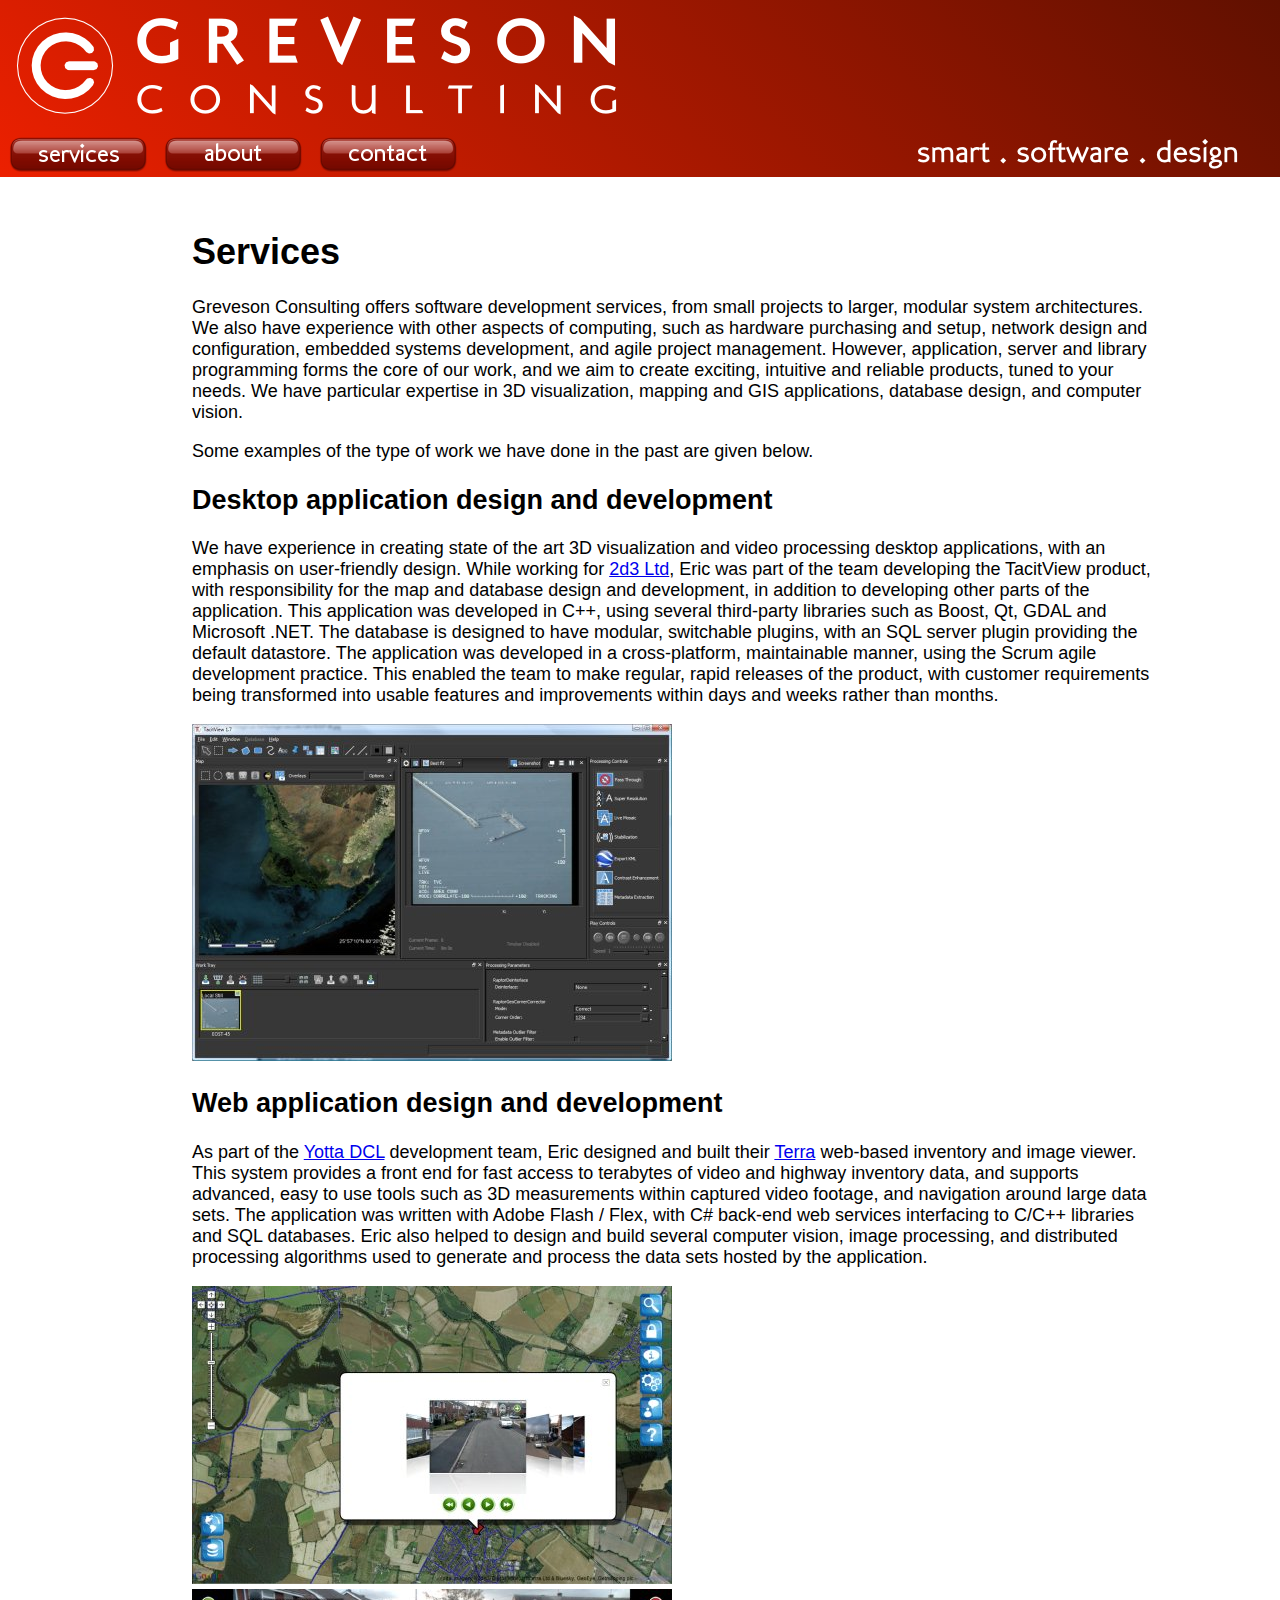
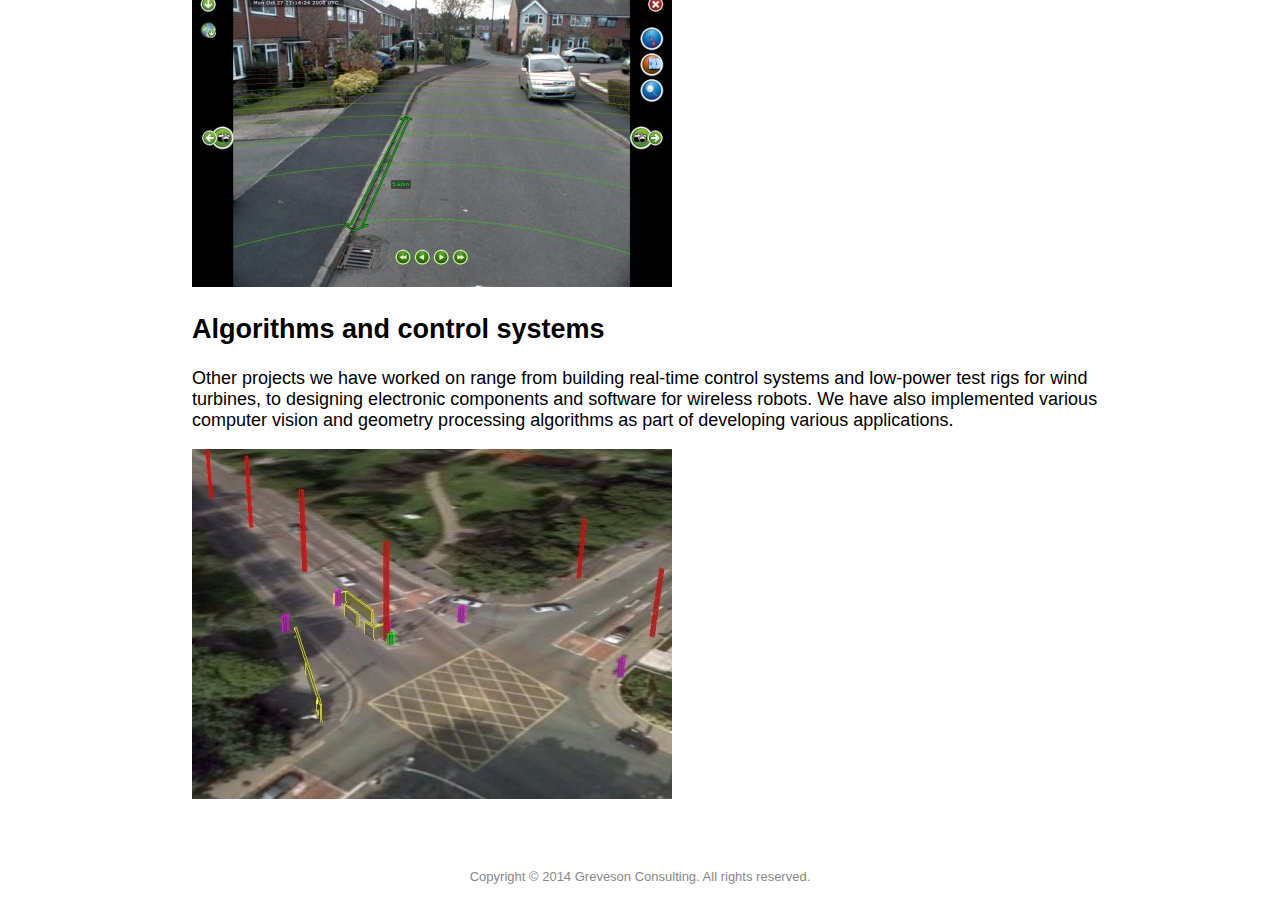
<file: index.html>
<?xml version="1.0" encoding="UTF-8" ?>
<!DOCTYPE html PUBLIC "-//W3C//DTD XHTML 1.1//EN"	"http://www.w3.org/TR/xhtml11/DTD/xhtml11.dtd">
<html xmlns="http://www.w3.org/1999/xhtml" xml:lang="en">
<head>
  <title>Greveson Consulting</title>
  <link rel="stylesheet" href="gc.css" />
  <script>
  (function (i, s, o, g, r, a, m) {
    i['GoogleAnalyticsObject'] = r; i[r] = i[r] || function () {
      (i[r].q = i[r].q || []).push(arguments)
    }, i[r].l = 1 * new Date(); a = s.createElement(o),
    m = s.getElementsByTagName(o)[0]; a.async = 1; a.src = g; m.parentNode.insertBefore(a, m)
  })(window, document, 'script', '//www.google-analytics.com/analytics.js', 'ga');
  ga('create', 'UA-54345144-1', 'auto');
  ga('send', 'pageview');
</script>
</head>
<body onload="gcOnLoad()">
  <div id="header">
    <a id="logoLink" href="index.html"><div id="logo"></div></a>
    <div id="menu">
      <div class="menuButtonImage">
        <a href="index.html"><div id="servicesText" class="menuButtonText"></div></a>
      </div>
      <div class="menuButtonImage">
        <a href="about.html"><div id="aboutText" class="menuButtonText"></div></a>
      </div>
      <div class="menuButtonImage">
        <a href="contact.html"><div id="contactText" class="menuButtonText"></div></a>
      </div>
      <div id="motto"></div>
    </div>
  </div>
  <div id="content">
    <h1>
      Services</h1>
    <p>
      Greveson Consulting offers software development services, from small projects to
      larger, modular system architectures. We also have experience with other aspects
      of computing, such as hardware purchasing and setup, network design and configuration,
      embedded systems development, and agile project management. However, application,
      server and library programming forms the core of our work, and we aim to create
      exciting, intuitive and reliable products, tuned to your needs. We have particular
      expertise in 3D visualization, mapping and GIS applications, database design, and
      computer vision.</p>
    <p>
      Some examples of the type of work we have done in the past are given below.</p>
    <h2>
      Desktop application design and development</h2>
    <p>
      We have experience in creating state of the art 3D visualization and video processing
      desktop applications, with an emphasis on user-friendly design. While working for
      <a href="http://www.2d3.com/">2d3 Ltd</a>, Eric was part of the team developing
      the TacitView product, with responsibility for the map and database design and development,
      in addition to developing other parts of the application. This application was developed
      in C++, using several third-party libraries such as Boost, Qt, GDAL and Microsoft
      .NET. The database is designed to have modular, switchable plugins, with an SQL
      server plugin providing the default datastore. The application was developed in
      a cross-platform, maintainable manner, using the Scrum agile development practice.
      This enabled the team to make regular, rapid releases of the product, with customer
      requirements being transformed into usable features and improvements within days
      and weeks rather than months.</p>
    <a href="images/2d3_tacitview.jpg">
      <img src="images/2d3_tacitview_thumb.jpg" alt="TacitView screenshot" /></a>
    <h2>
      Web application design and development</h2>
    <p>
      As part of the <a href="http://www.yottadcl.com/">Yotta DCL</a> development team,
      Eric designed and built their <a href="http://www.yottadcl.com/software/terra/">Terra</a>
      web-based inventory and image viewer. This system provides a front end for fast
      access to terabytes of video and highway inventory data, and supports advanced,
      easy to use tools such as 3D measurements within captured video footage, and navigation
      around large data sets. The application was written with Adobe Flash / Flex, with
      C# back-end web services interfacing to C/C++ libraries and SQL databases. Eric
      also helped to design and build several computer vision, image processing, and distributed
      processing algorithms used to generate and process the data sets hosted by the application.</p>
    <a href="images/yotta_terra_1.jpg">
      <img src="images/yotta_terra_1_thumb.jpg" alt="Terra screenshot" /></a> <a href="images/yotta_terra_2.jpg">
        <img src="images/yotta_terra_2_thumb.jpg" alt="Terra screenshot" /></a>
    <h2>
      Algorithms and control systems</h2>
    <p>
      Other projects we have worked on range from building real-time control systems and
      low-power test rigs for wind turbines, to designing electronic components and software
      for wireless robots. We have also implemented various computer vision and geometry
      processing algorithms as part of developing various applications.</p>
    <a href="images/yotta_ge.jpg">
      <img src="images/yotta_ge_thumb.jpg" alt="3D road assets" /></a>
  </div>
  <div id="footer">
    <p>
      Copyright &copy; 2014 Greveson Consulting. All rights reserved.</p>
  </div>
</body>
</html>
</file>
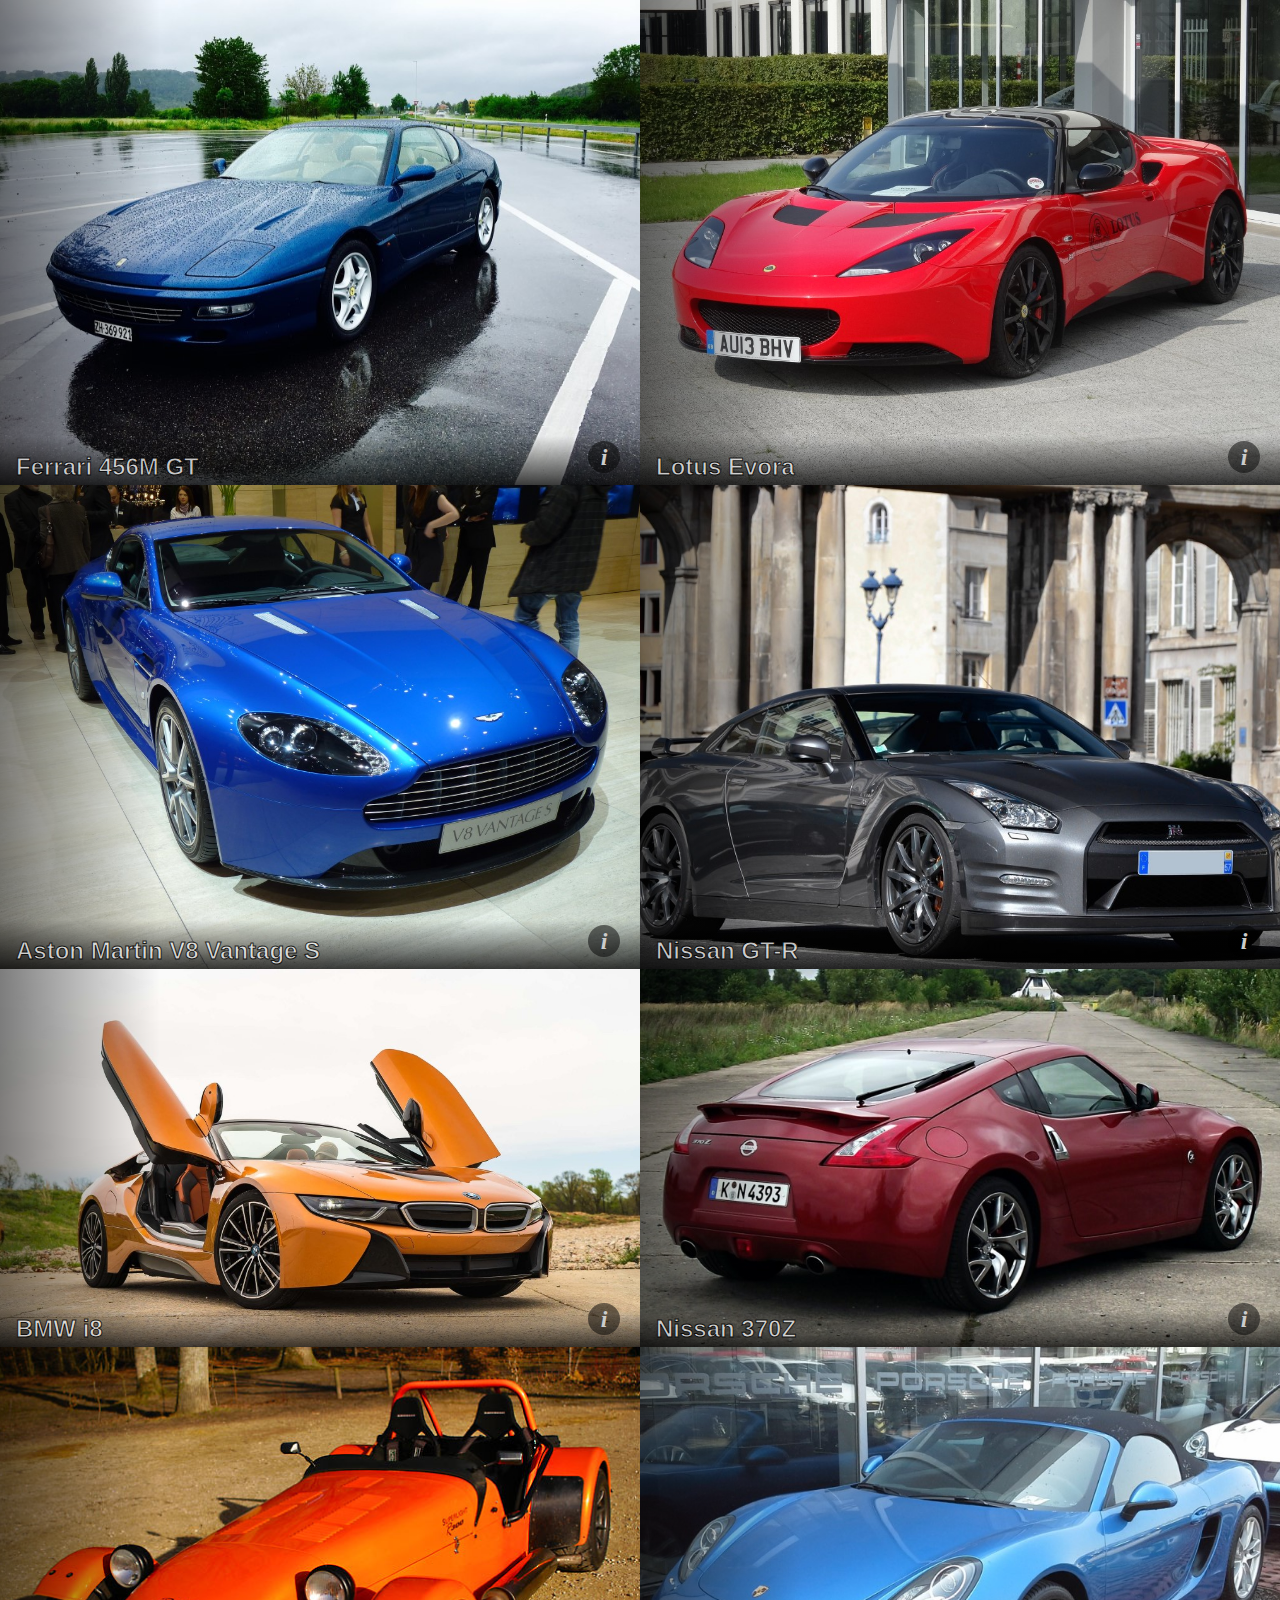
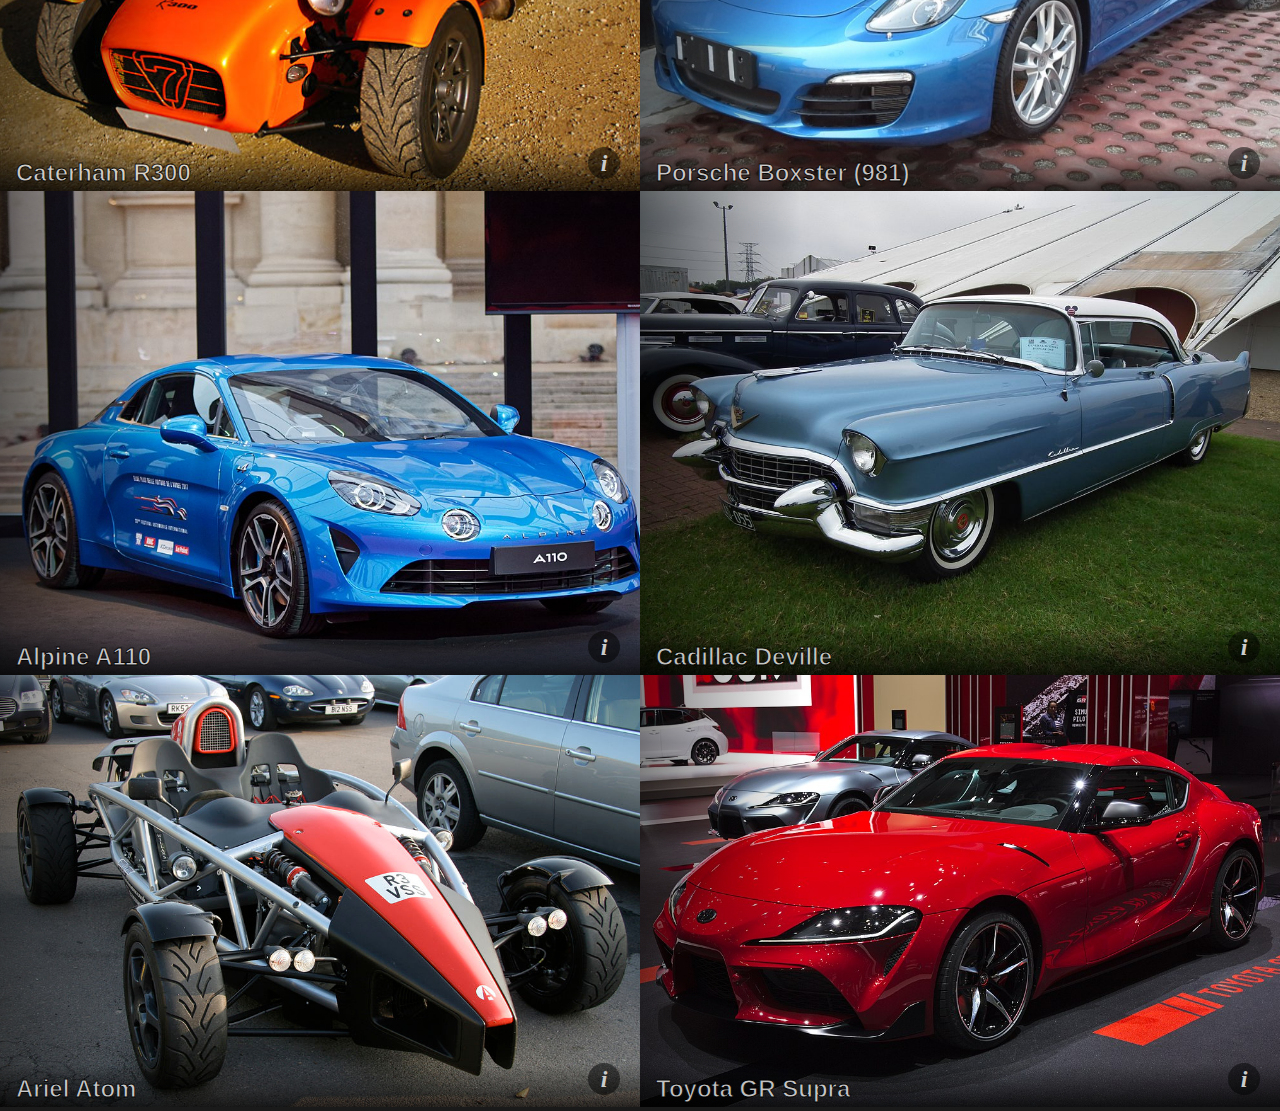
<file: cars/index.html>
<!doctype html>
<html lang="en">
  <head>
    <meta charset="UTF-8">
    <title>Car ideas</title>
    <style>
      body {
        margin: 0px;
        background-color: #1a1a1a;
        font-family: Helvetica;
      }
      main {
        display: grid;
        grid-template-columns: 1fr; /* small screens by design */
        grid-template-rows: auto;
      }
      figure {
        position: relative;
        grid-row-start: auto;
        grid-column-start: auto;
        margin: 0px;
      }
      figure img {
        margin: 0px;
        width: 100%;
        height: 100%;
        object-fit: cover;
      }
      figcaption {
        margin: 0px;
        position: absolute;
        left: 16px;
        bottom: 4px;
        color: white;
        opacity: 75%;
        font-size: 3em;
        font-weight: 800;
        -webkit-text-stroke: 1px black;
      }
      .image-licence {
        margin: 0px;
        position: absolute;
        right: 20px;
        bottom: 12px;
        width: 48px;
        height: 48px;
        text-align: center;
        line-height: 48px;
        border-radius: 24px;
        display: block;
        background-color: rgba(0, 0, 0, 0.5);
        font-family: serif;
        font-weight: 800;
        font-style: italic;
        font-size: 36px;
      }
      .image-licence a {
        color: #ccc;
        text-decoration: inherit;
      }
      .frame-shade-left {
        position: absolute;
        width: 25%;
        height: 100%;
        top: 0px;
        background-image: linear-gradient(to right, rgba(0,0,0,0.5), rgba(0,0,0,0));
      }
      .frame-shade-bottom {
        position: absolute;
        width: 100%;
        height: 10%;
        bottom: 0px;
        background-image: linear-gradient(to top, rgba(0,0,0,0.75), rgba(0,0,0,0));
      }

      @media screen and (min-device-width: 480px) {
        /* Responsive layout for larger screens, e.g. iPad, small desktop */
        main {
          grid-template-columns: 1fr 1fr;
        }
        figcaption {
          font-size: 1.5em;
        }
        .image-licence {
          width: 32px;
          height: 32px;
          line-height: 32px;
          font-size: 24px;
          border-radius: 32px;
        }
      }

      @media screen and (min-width: 1600px) {
        /* Responsive layout for largest screens, e.g. large desktop */
        main {
          grid-template-columns: 1fr 1fr 1fr;
        }
        figcaption {
          font-size: 1.5em;
        }
        .image-licence {
          width: 16px;
          height: 16px;
          line-height: 16px;
          font-size: 12px;
          border-radius: 8px;
        }
      }
    </style>
  </head>
  <body>
    <main id="app">
      <figure v-for="car in cars">
        <img :src="car.image" :alt="car.name">
        <div class="frame-shade-left"></div>
        <div class="frame-shade-bottom"></div>
        <figcaption>{{ car.name }}</figcaption>
        <p class="image-licence"><a :href="car.link">i</a></p>
      </figure>
    </main>
    <script src="vue.min.js"></script>
    <script src="cars.js"></script>
  </body>
</html>
</file>
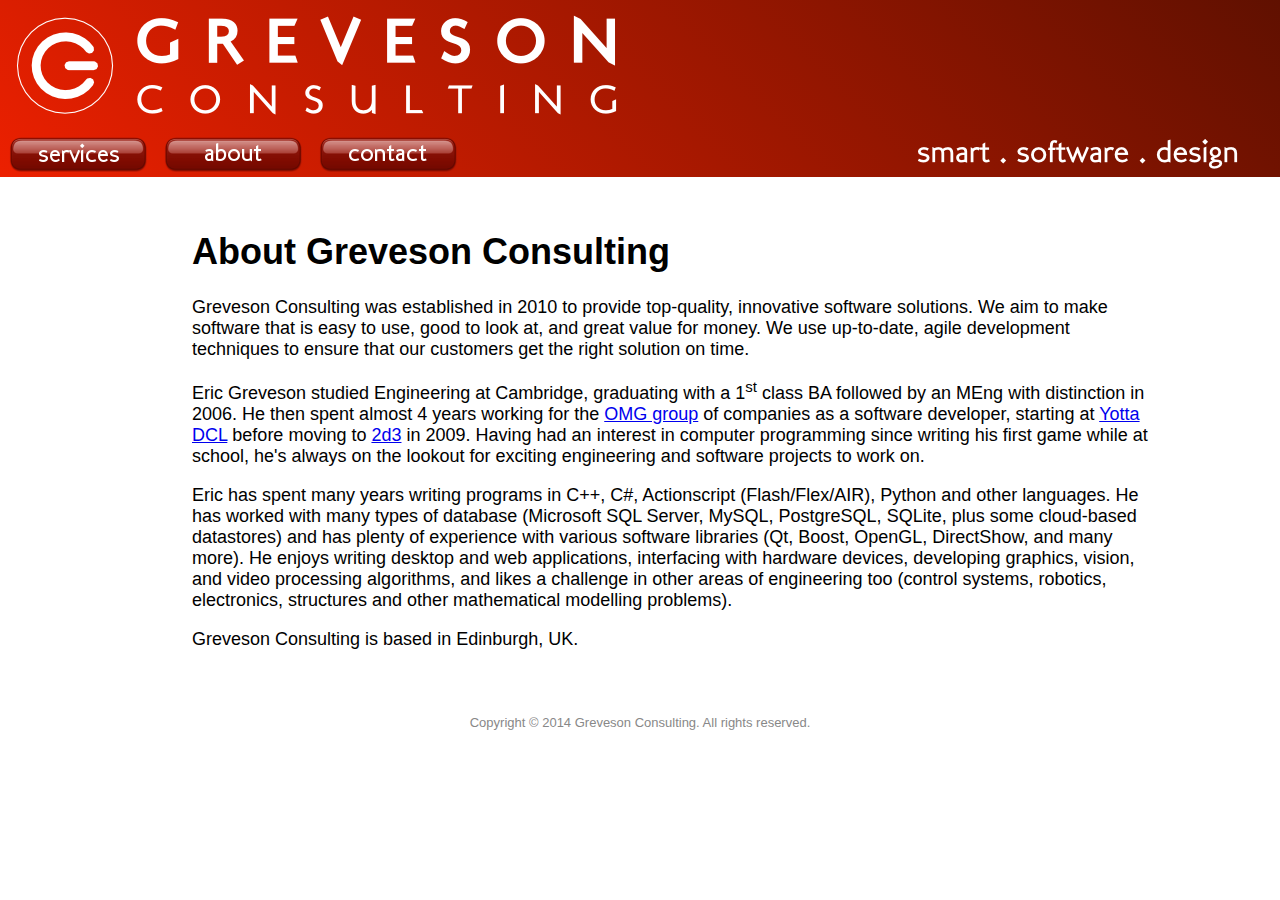
<file: about.html>
<?xml version="1.0" encoding="UTF-8" ?>
<!DOCTYPE html PUBLIC "-//W3C//DTD XHTML 1.1//EN"	"http://www.w3.org/TR/xhtml11/DTD/xhtml11.dtd">
<html xmlns="http://www.w3.org/1999/xhtml" xml:lang="en">
<head>
  <title>Greveson Consulting</title>
  <link rel="stylesheet" href="gc.css" />
  <script>
  (function (i, s, o, g, r, a, m) {
    i['GoogleAnalyticsObject'] = r; i[r] = i[r] || function () {
      (i[r].q = i[r].q || []).push(arguments)
    }, i[r].l = 1 * new Date(); a = s.createElement(o),
    m = s.getElementsByTagName(o)[0]; a.async = 1; a.src = g; m.parentNode.insertBefore(a, m)
  })(window, document, 'script', '//www.google-analytics.com/analytics.js', 'ga');
  ga('create', 'UA-54345144-1', 'auto');
  ga('send', 'pageview');
  </script>
</head>
<body onload="gcOnLoad()">
  <div id="header">
    <a id="logoLink" href="index.html"><div id="logo"></div></a>
    <div id="menu">
      <div class="menuButtonImage">
        <a href="index.html"><div id="servicesText" class="menuButtonText"></div></a>
      </div>
      <div class="menuButtonImage">
        <a href="about.html"><div id="aboutText" class="menuButtonText"></div></a>
      </div>
      <div class="menuButtonImage">
        <a href="contact.html"><div id="contactText" class="menuButtonText"></div></a>
      </div>
      <div id="motto"></div>
    </div>
  </div>
  <div id="content">
    <h1>
      About Greveson Consulting</h1>
    <p>
      Greveson Consulting was established in 2010 to provide top-quality, innovative software
      solutions. We aim to make software that is easy to use, good to look at, and great
      value for money. We use up-to-date, agile development techniques to ensure that
      our customers get the right solution on time.</p>
    <p>
      Eric Greveson studied Engineering at Cambridge, graduating with a 1<sup>st</sup> class BA followed
      by an MEng with distinction in 2006. He then spent almost 4 years working for the 
      <a href="http://www.omg3d.com">OMG group</a> of companies as a software developer, starting at 
      <a href="http://www.yottadcl.com/">Yotta DCL</a> before moving to <a href="http://www.2d3.com">2d3</a>
      in 2009. Having had an interest in computer programming since writing his first game while at school,
      he&#39;s always on the lookout for exciting engineering and software projects to work on.</p>
    <p>
      Eric has spent many years writing programs in C++, C#, Actionscript (Flash/Flex/AIR), Python and
      other languages. He has worked with many types of database (Microsoft SQL Server, MySQL, PostgreSQL,
      SQLite, plus some cloud-based datastores) and has plenty of experience with various software libraries 
      (Qt, Boost, OpenGL, DirectShow, and many more). He enjoys writing desktop and web applications,
      interfacing with hardware devices, developing graphics, vision, and video processing algorithms,
      and likes a challenge in other areas of engineering too (control systems, robotics, electronics,
      structures and other mathematical modelling problems).</p>
    <p>
      Greveson Consulting is based in Edinburgh, UK.
    </p>
  </div>
  <div id="footer">
    <p>
      Copyright &copy; 2014 Greveson Consulting. All rights reserved.</p>
  </div>
</body>
</html>
</file>
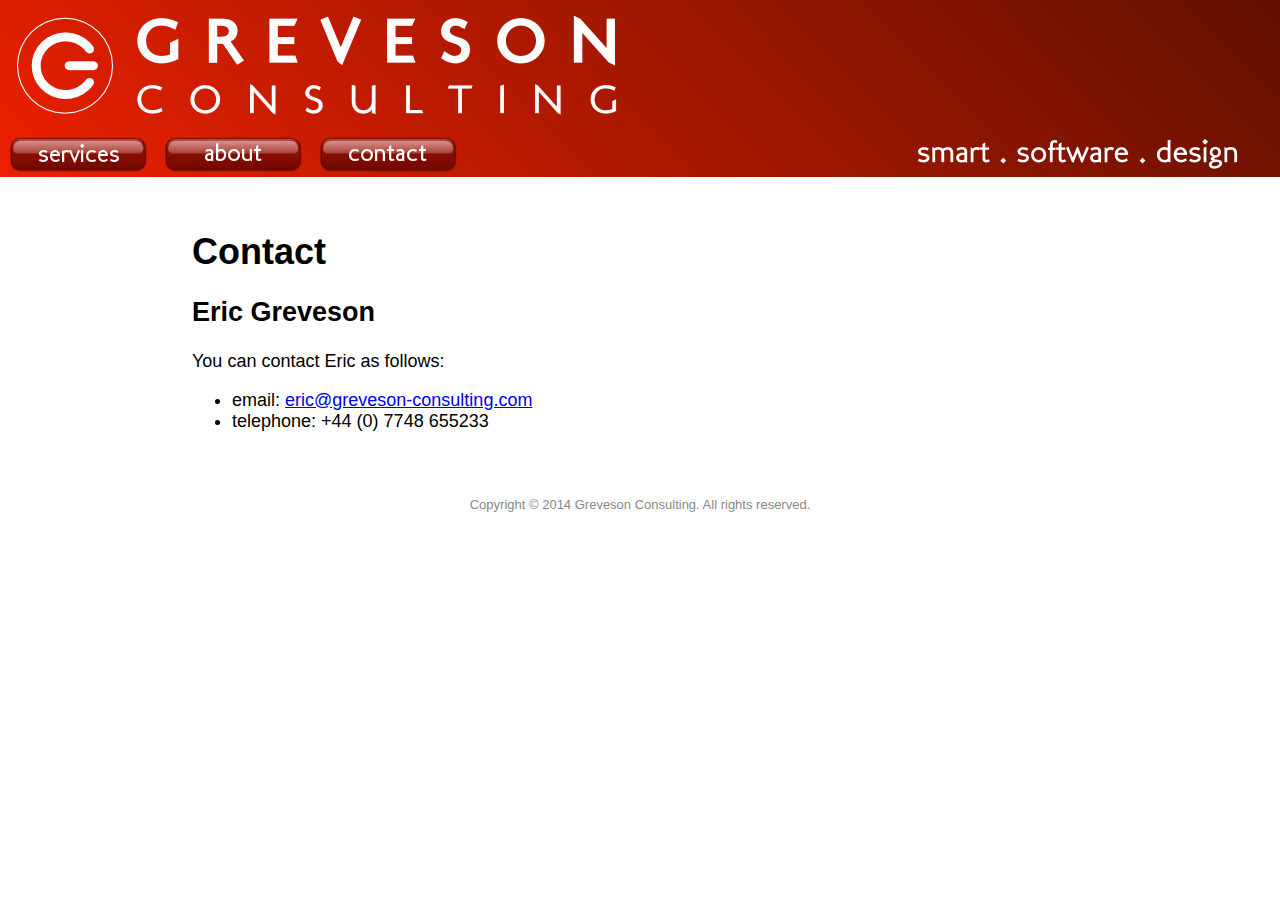
<file: contact.html>
<?xml version="1.0" encoding="UTF-8" ?>
<!DOCTYPE html PUBLIC "-//W3C//DTD XHTML 1.1//EN"	"http://www.w3.org/TR/xhtml11/DTD/xhtml11.dtd">
<html xmlns="http://www.w3.org/1999/xhtml" xml:lang="en">
<head>
  <title>Greveson Consulting</title>
  <link rel="stylesheet" href="gc.css" />
  <script>
  (function (i, s, o, g, r, a, m) {
    i['GoogleAnalyticsObject'] = r; i[r] = i[r] || function () {
      (i[r].q = i[r].q || []).push(arguments)
    }, i[r].l = 1 * new Date(); a = s.createElement(o),
    m = s.getElementsByTagName(o)[0]; a.async = 1; a.src = g; m.parentNode.insertBefore(a, m)
  })(window, document, 'script', '//www.google-analytics.com/analytics.js', 'ga');
  ga('create', 'UA-54345144-1', 'auto');
  ga('send', 'pageview');
</script>
</head>
<body onload="gcOnLoad()">
  <div id="header">
    <a id="logoLink" href="index.html"><div id="logo"></div></a>
    <div id="menu">
      <div class="menuButtonImage">
        <a href="index.html"><div id="servicesText" class="menuButtonText"></div></a>
      </div>
      <div class="menuButtonImage">
        <a href="about.html"><div id="aboutText" class="menuButtonText"></div></a>
      </div>
      <div class="menuButtonImage">
        <a href="contact.html"><div id="contactText" class="menuButtonText"></div></a>
      </div>
      <div id="motto"></div>
    </div>
  </div>
  <div id="content">
    <h1>
      Contact</h1>
    <h2>
      Eric Greveson</h2>
    <p>
      You can contact Eric as follows:</p>
    <ul>
      <li>email: <a href="mailto:eric@greveson-consulting.com">eric@greveson-consulting.com</a></li>
      <li>telephone: +44 (0) 7748 655233</li>
    </ul>
  </div>
  <div id="footer">
    <p>
      Copyright &copy; 2014 Greveson Consulting. All rights reserved.</p>
  </div>
</body>
</html>
</file>
<file: gc.css>
html, body
{
	margin: 0;
	padding: 0;
}

body 
{
  font-family: Calibri, Helvetica, Arial, Verdana, Sans-serif;
  font-size: large;
}

img
{
  border-style: none;
  margin: 0 0 0 0;
  padding: 0 0 0 0;
}

#header a:focus {
outline: 0;
}

#header 
{
  background: linear-gradient(45deg, #ec2000, #601000);
  width: 100%;
  padding-bottom: 5px;
}

#logoLink
{
  display: block;
  height: 130px;
}

#logo
{
  float: left;
  display: block;
  position: relative;
  width: 634px;
  height: 130px;
  background: url("images/logo.png") no-repeat 0 0;
  padding-bottom: 5px;
}

#menu
{
  overflow: auto;
  width: 100%;
}

.menuButtonContainer
{
  float: left;
  display: block;
  position: relative;
  width: 155px;
  height: 37px;
}

.menuButtonImage
{
  float: left;
  display: block;
  position: relative;
  width: 155px;
  height: 37px;
  background: url("images/button.png") no-repeat 0 0;
}

.menuButtonImage:hover
{
  background: url("images/button_on.png") no-repeat 0 0;
}

.menuButtonText
{
  position: absolute;
  display: block;
  width: 155px;
  height: 37px;
}

#servicesText
{
  background: url("images/services.png") no-repeat 0 0;
}

#aboutText
{
  background: url("images/about.png") no-repeat 0 0;
}

#contactText
{
  background: url("images/contact.png") no-repeat 0 0;
}

#motto
{
  float: right;
  margin-right: 2em;
  display: block;
  position: relative;
  width: 333px;
  height: 37px;
  background: url("images/motto.png") no-repeat 0 0;
}

#content
{
  margin-top: 3em;
  margin-left: 15%;
  margin-right: 10%;
}

#footer 
{
  text-align: center;
  margin-top: 5em;
  margin-bottom: 2em;
  color: #888888;
  font-size: small;
}
</file>
